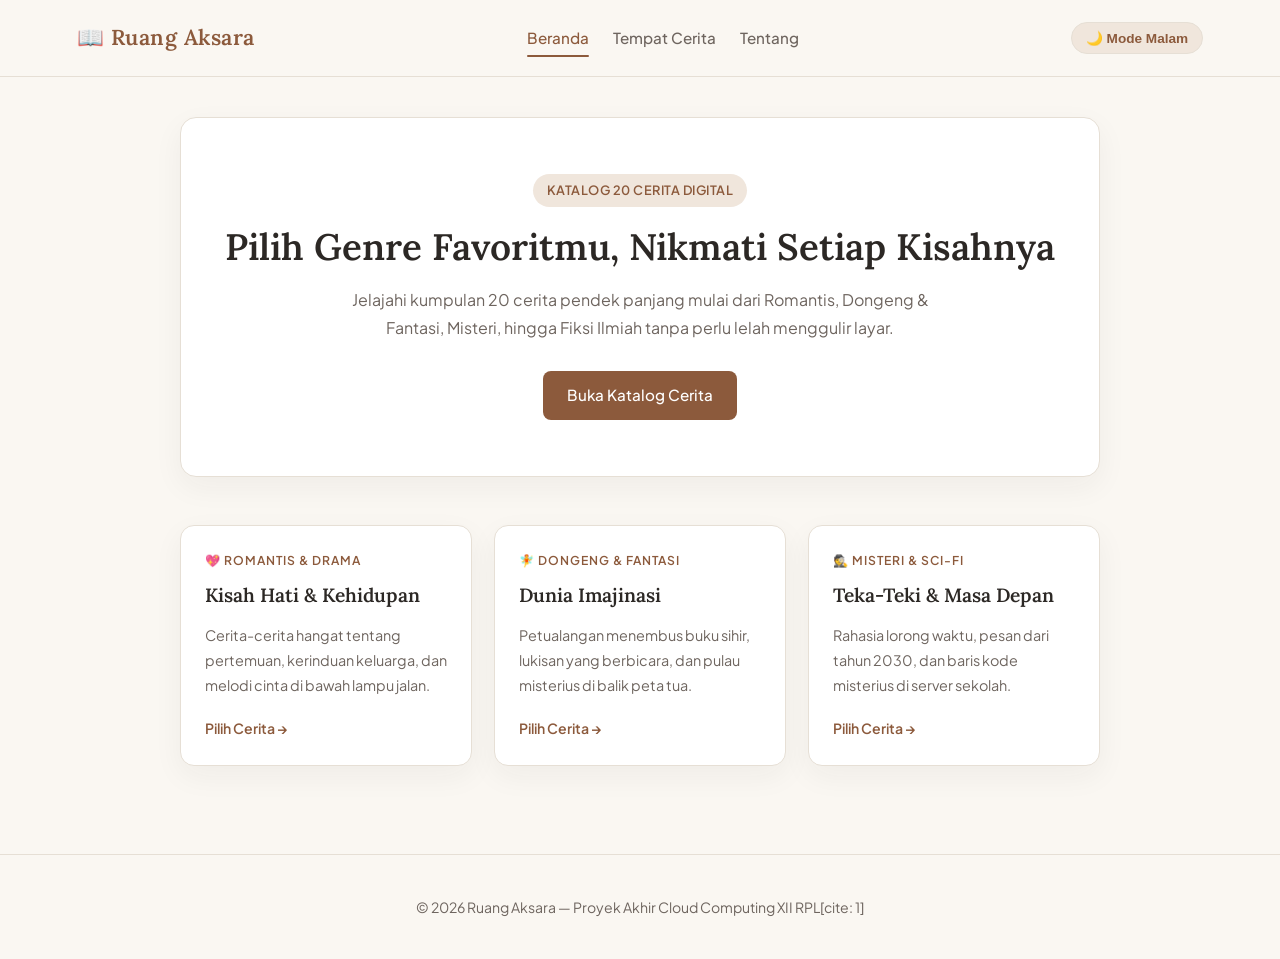
<file: index.html>
<!DOCTYPE html>
<html lang="id">
<head>
  <meta charset="UTF-8">
  <meta name="viewport" content="width=device-width, initial-scale=1.0">
  <title>Beranda — Ruang Aksara</title>
  <link rel="stylesheet" href="style.css">
</head>
<body>
  <header>
    <a href="index.html" class="brand">📖 Ruang Aksara</a>
    <nav>
      <a href="index.html" class="active">Beranda</a>
      <a href="cerita.html">Tempat Cerita</a>
      <a href="tentang.html">Tentang</a>
    </nav>
    <button id="theme-toggle">🌙 Mode Malam</button>
  </header>

  <main class="container">
    <section class="hero">
      <span class="badge">KATALOG 20 CERITA DIGITAL</span>
      <h1>Pilih Genre Favoritmu, Nikmati Setiap Kisahnya</h1>
      <p>Jelajahi kumpulan 20 cerita pendek panjang mulai dari Romantis, Dongeng & Fantasi, Misteri, hingga Fiksi Ilmiah tanpa perlu lelah menggulir layar.</p>
      <a href="cerita.html" class="btn-primary">Buka Katalog Cerita</a>
    </section>

    <div class="grid">
      <div class="card" onclick="window.location.href='cerita.html'">
        <div>
          <div class="genre">💖 Romantis & Drama</div>
          <h3>Kisah Hati & Kehidupan</h3>
          <p>Cerita-cerita hangat tentang pertemuan, kerinduan keluarga, dan melodi cinta di bawah lampu jalan.</p>
        </div>
        <span class="read-more">Pilih Cerita →</span>
      </div>

      <div class="card" onclick="window.location.href='cerita.html'">
        <div>
          <div class="genre">🧚 Dongeng & Fantasi</div>
          <h3>Dunia Imajinasi</h3>
          <p>Petualangan menembus buku sihir, lukisan yang berbicara, dan pulau misterius di balik peta tua.</p>
        </div>
        <span class="read-more">Pilih Cerita →</span>
      </div>

      <div class="card" onclick="window.location.href='cerita.html'">
        <div>
          <div class="genre">🕵️ Misteri & Sci-Fi</div>
          <h3>Teka-Teki & Masa Depan</h3>
          <p>Rahasia lorong waktu, pesan dari tahun 2030, dan baris kode misterius di server sekolah.</p>
        </div>
        <span class="read-more">Pilih Cerita →</span>
      </div>
    </div>
  </main>

  <footer>
    <p>© 2026 Ruang Aksara — Proyek Akhir Cloud Computing XII RPL[cite: 1]</p>
  </footer>

  <script>
    const themeToggle = document.getElementById('theme-toggle');
    const body = document.body;

    if (localStorage.getItem('tema') === 'dark') {
      body.classList.add('dark-mode');
      themeToggle.textContent = '☀️ Mode Siang';
    }

    themeToggle.addEventListener('click', () => {
      body.classList.toggle('dark-mode');
      if (body.classList.contains('dark-mode')) {
        localStorage.setItem('tema', 'dark');
        themeToggle.textContent = '☀️ Mode Siang';
      } else {
        localStorage.setItem('tema', 'light');
        themeToggle.textContent = '🌙 Mode Malam';
      }
    });
  </script>
</body>
</html>
</file>
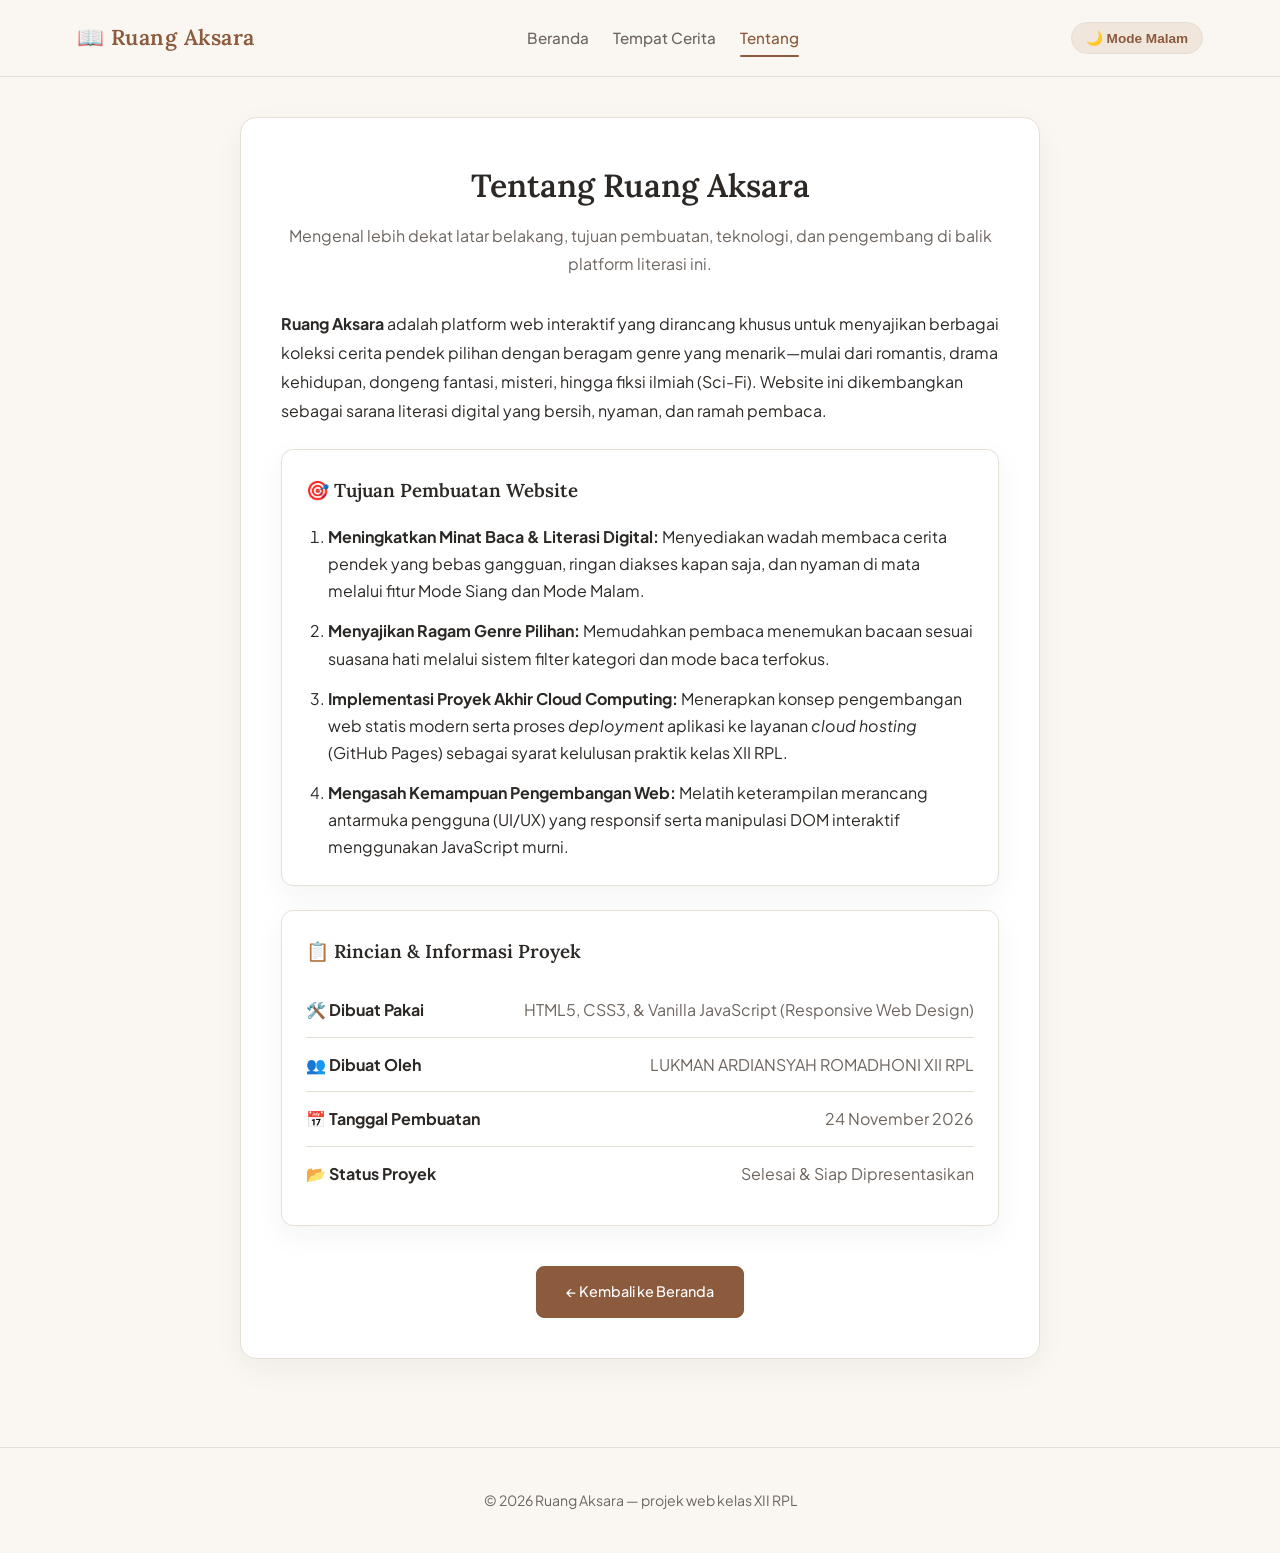
<file: tentang.html>
<!DOCTYPE html>
<html lang="id">
<head>
  <meta charset="UTF-8">
  <meta name="viewport" content="width=device-width, initial-scale=1.0">
  <title>Tentang — Ruang Aksara</title>
  <link rel="stylesheet" href="style.css">
  <style>
    .info-card {
      background: var(--card-bg, #ffffff);
      border: 1px solid var(--border);
      border-radius: 12px;
      padding: 1.5rem;
      margin-top: 1.5rem;
      box-shadow: var(--shadow);
    }
    .info-list {
      list-style: none;
      padding: 0;
      margin: 0;
    }
    .info-list li {
      padding: 0.8rem 0;
      border-bottom: 1px solid var(--border);
      display: flex;
      justify-content: space-between;
      align-items: center;
      flex-wrap: wrap;
      gap: 0.5rem;
    }
    .info-list li:last-child {
      border-bottom: none;
    }
    .info-label {
      font-weight: bold;
      color: var(--text-main);
    }
    .info-value {
      color: var(--text-muted);
      text-align: right;
    }
    .purpose-list {
      padding-left: 1.4rem;
      margin: 0;
      color: var(--text-main);
    }
    .purpose-list li {
      margin-bottom: 0.8rem;
      line-height: 1.7;
    }
    .purpose-list li:last-child {
      margin-bottom: 0;
    }
  </style>
</head>
<body>
  <header>
    <a href="index.html" class="brand">📖 Ruang Aksara</a>
    <nav>
      <a href="index.html">Beranda</a>
      <a href="cerita.html">Tempat Cerita</a>
      <a href="tentang.html" class="active">Tentang</a>
    </nav>
    <button id="theme-toggle">🌙 Mode Malam</button>
  </header>

  <main class="container">
    <div class="reader-box" style="max-width: 800px; margin: 0 auto;">
      <h1 style="text-align: center; margin-bottom: 0.5rem;">Tentang Ruang Aksara</h1>
      <p style="text-align: center; color: var(--text-muted); margin-bottom: 2rem;">Mengenal lebih dekat latar belakang, tujuan pembuatan, teknologi, dan pengembang di balik platform literasi ini.</p>
      
      <p style="line-height: 1.8; color: var(--text-main); margin-bottom: 1.5rem;">
        <strong>Ruang Aksara</strong> adalah platform web interaktif yang dirancang khusus untuk menyajikan berbagai koleksi cerita pendek pilihan dengan beragam genre yang menarik—mulai dari romantis, drama kehidupan, dongeng fantasi, misteri, hingga fiksi ilmiah (Sci-Fi). Website ini dikembangkan sebagai sarana literasi digital yang bersih, nyaman, dan ramah pembaca.
      </p>

      <!-- BAGIAN TUJUAN PEMBUATAN WEB -->
      <div class="info-card">
        <h3 style="margin-bottom: 1rem; color: var(--text-main);">🎯 Tujuan Pembuatan Website</h3>
        <ol class="purpose-list">
          <li><strong>Meningkatkan Minat Baca & Literasi Digital:</strong> Menyediakan wadah membaca cerita pendek yang bebas gangguan, ringan diakses kapan saja, dan nyaman di mata melalui fitur Mode Siang dan Mode Malam.</li>
          <li><strong>Menyajikan Ragam Genre Pilihan:</strong> Memudahkan pembaca menemukan bacaan sesuai suasana hati melalui sistem filter kategori dan mode baca terfokus.</li>
          <li><strong>Implementasi Proyek Akhir Cloud Computing:</strong> Menerapkan konsep pengembangan web statis modern serta proses <em>deployment</em> aplikasi ke layanan <em>cloud hosting</em> (GitHub Pages) sebagai syarat kelulusan praktik kelas XII RPL.</li>
          <li><strong>Mengasah Kemampuan Pengembangan Web:</strong> Melatih keterampilan merancang antarmuka pengguna (UI/UX) yang responsif serta manipulasi DOM interaktif menggunakan JavaScript murni.</li>
        </ol>
      </div>

      <!-- BAGIAN RINCIAN INFORMASI PROYEK -->
      <div class="info-card">
        <h3 style="margin-bottom: 1rem; color: var(--text-main);">📋 Rincian & Informasi Proyek</h3>
        <ul class="info-list">
          <li>
            <span class="info-label">🛠️ Dibuat Pakai</span>
            <span class="info-value">HTML5, CSS3, & Vanilla JavaScript (Responsive Web Design)</span>
          </li>
          <li>
            <span class="info-label">👥 Dibuat Oleh</span>
            <span class="info-value">LUKMAN ARDIANSYAH ROMADHONI XII RPL</span>
          </li>
          <li>
            <span class="info-label">📅 Tanggal Pembuatan</span>
            <span class="info-value">24 November 2026</span>
          </li>
          <li>
            <span class="info-label">📂 Status Proyek</span>
            <span class="info-value">Selesai & Siap Dipresentasikan</span>
          </li>
        </ul>
      </div>

      <div style="margin-top: 2.5rem; text-align: center;">
        <a href="index.html" class="filter-btn active" style="display: inline-block; text-decoration: none; padding: 0.8rem 1.8rem; border-radius: 8px;">← Kembali ke Beranda</a>
      </div>
    </div>
  </main>

  <footer>
    <p>© 2026 Ruang Aksara — projek web kelas XII RPL</p>
  </footer>

  <script>
    // Skrip Dark/Light Mode & localStorage
    const themeToggle = document.getElementById('theme-toggle');
    const body = document.body;

    if (localStorage.getItem('tema') === 'dark') {
      body.classList.add('dark-mode');
      themeToggle.textContent = '☀️ Mode Siang';
    }

    themeToggle.addEventListener('click', () => {
      body.classList.toggle('dark-mode');
      if (body.classList.contains('dark-mode')) {
        localStorage.setItem('tema', 'dark');
        themeToggle.textContent = '☀️ Mode Siang';
      } else {
        localStorage.setItem('tema', 'light');
        themeToggle.textContent = '🌙 Mode Malam';
      }
    });
  </script>
</body>
</html>
</file>
<file: style.css>
@import url('https://fonts.googleapis.com/css2?family=Lora:ital,wght@0,400;0,600;1,400&family=Plus+Jakarta+Sans:wght@400;500;600&display=swap');

:root {
  --bg-color: #faf7f2;
  --text-color: #2c2825;
  --text-muted: #6e655f;
  --card-bg: #ffffff;
  --accent: #8c5a3c;
  --accent-soft: #f0e6dc;
  --border: #e6dfd5;
  --shadow: 0 10px 30px rgba(44, 40, 37, 0.05);
}

body.dark-mode {
  --bg-color: #161514;
  --text-color: #e8e2d9;
  --text-muted: #9e958d;
  --card-bg: #201e1c;
  --accent: #d49a74;
  --accent-soft: #2e2925;
  --border: #332f2c;
  --shadow: 0 10px 30px rgba(0, 0, 0, 0.3);
}

* {
  box-sizing: border-box;
  margin: 0;
  padding: 0;
}

body {
  background-color: var(--bg-color);
  color: var(--text-color);
  font-family: 'Plus Jakarta Sans', sans-serif;
  line-height: 1.75;
  transition: background-color 0.35s ease, color 0.35s ease;
}

h1, h2, h3, .serif {
  font-family: 'Lora', serif;
  font-weight: 600;
}

/* Navbar Estetik */
header {
  background-color: var(--bg-color);
  border-bottom: 1px solid var(--border);
  padding: 1.2rem 6%;
  display: flex;
  justify-content: space-between;
  align-items: center;
  position: sticky;
  top: 0;
  z-index: 100;
  backdrop-filter: blur(8px);
}

.brand {
  font-family: 'Lora', serif;
  font-size: 1.35rem;
  font-weight: 600;
  color: var(--accent);
  text-decoration: none;
  letter-spacing: 0.5px;
}

nav {
  display: flex;
  gap: 24px;
  align-items: center;
}

nav a {
  text-decoration: none;
  color: var(--text-muted);
  font-size: 0.95rem;
  font-weight: 500;
  transition: color 0.25s;
  position: relative;
}

nav a:hover, nav a.active {
  color: var(--accent);
}

nav a.active::after {
  content: '';
  position: absolute;
  bottom: -6px;
  left: 0;
  width: 100%;
  height: 2px;
  background-color: var(--accent);
  border-radius: 2px;
}

#theme-toggle {
  background-color: var(--accent-soft);
  color: var(--accent);
  border: 1px solid var(--border);
  padding: 7px 14px;
  border-radius: 20px;
  cursor: pointer;
  font-size: 0.85rem;
  font-weight: 600;
  transition: transform 0.2s, background-color 0.3s;
}

#theme-toggle:hover {
  transform: translateY(-1px);
}

/* Container & Hero */
.container {
  max-width: 960px;
  margin: 0 auto;
  padding: 2.5rem 20px;
}

.hero {
  text-align: center;
  padding: 3.5rem 1.5rem;
  background-color: var(--card-bg);
  border: 1px solid var(--border);
  border-radius: 16px;
  box-shadow: var(--shadow);
  margin-bottom: 3rem;
}

.hero .badge {
  display: inline-block;
  background-color: var(--accent-soft);
  color: var(--accent);
  padding: 5px 14px;
  border-radius: 20px;
  font-size: 0.8rem;
  font-weight: 600;
  margin-bottom: 1rem;
  letter-spacing: 0.5px;
}

.hero h1 {
  font-size: 2.3rem;
  margin-bottom: 1rem;
  line-height: 1.3;
}

.hero p {
  color: var(--text-muted);
  max-width: 600px;
  margin: 0 auto 1.8rem auto;
}

.btn-primary {
  display: inline-block;
  background-color: var(--accent);
  color: #fff;
  text-decoration: none;
  padding: 11px 24px;
  border-radius: 8px;
  font-weight: 500;
  font-size: 0.95rem;
  border: none;
  cursor: pointer;
  transition: opacity 0.25s, transform 0.2s;
}

.btn-primary:hover {
  opacity: 0.9;
  transform: translateY(-2px);
}

/* Filter Kategori */
.filter-bar {
  display: flex;
  flex-wrap: wrap;
  gap: 10px;
  justify-content: center;
  margin-bottom: 2rem;
}

.filter-btn {
  background-color: var(--card-bg);
  color: var(--text-muted);
  border: 1px solid var(--border);
  padding: 8px 18px;
  border-radius: 25px;
  cursor: pointer;
  font-size: 0.9rem;
  font-weight: 500;
  transition: all 0.25s ease;
}

.filter-btn:hover {
  border-color: var(--accent);
  color: var(--accent);
}

.filter-btn.active {
  background-color: var(--accent);
  color: #ffffff;
  border-color: var(--accent);
}

/* Grid Kartu Cerita */
.grid {
  display: grid;
  grid-template-columns: repeat(auto-fill, minmax(270px, 1fr));
  gap: 22px;
}

.card {
  background-color: var(--card-bg);
  border: 1px solid var(--border);
  padding: 24px;
  border-radius: 14px;
  box-shadow: var(--shadow);
  display: flex;
  flex-direction: column;
  justify-content: space-between;
  transition: transform 0.25s ease, border-color 0.25s ease;
  cursor: pointer;
}

.card:hover {
  transform: translateY(-4px);
  border-color: var(--accent);
}

.card .genre {
  font-size: 0.76rem;
  text-transform: uppercase;
  letter-spacing: 1px;
  color: var(--accent);
  font-weight: 600;
  margin-bottom: 8px;
}

.card h3 {
  font-size: 1.2rem;
  margin-bottom: 10px;
}

.card p {
  color: var(--text-muted);
  font-size: 0.9rem;
  margin-bottom: 18px;
}

.read-more {
  color: var(--accent);
  font-weight: 600;
  font-size: 0.88rem;
}

/* Mode Baca Terfokus (Tanpa Scroll Panjang) */
.reader-box {
  background-color: var(--card-bg);
  border: 1px solid var(--border);
  padding: 40px;
  border-radius: 16px;
  box-shadow: var(--shadow);
  animation: fadeIn 0.3s ease;
}

@keyframes fadeIn {
  from { opacity: 0; transform: translateY(10px); }
  to { opacity: 1; transform: translateY(0); }
}

.btn-back {
  background-color: var(--accent-soft);
  color: var(--accent);
  border: 1px solid var(--border);
  padding: 8px 16px;
  border-radius: 8px;
  cursor: pointer;
  font-weight: 600;
  font-size: 0.9rem;
  margin-bottom: 1.5rem;
  display: inline-block;
}

.btn-back:hover {
  opacity: 0.85;
}

.reader-box h2 {
  font-size: 2rem;
  color: var(--accent);
  margin-bottom: 8px;
}

.meta {
  font-size: 0.88rem;
  color: var(--text-muted);
  margin-bottom: 24px;
  padding-bottom: 15px;
  border-bottom: 1px solid var(--border);
}

.reader-content p {
  font-family: 'Lora', serif;
  font-size: 1.08rem;
  margin-bottom: 18px;
  text-align: justify;
  line-height: 1.9;
}

.hidden {
  display: none !important;
}

/* Footer */
footer {
  text-align: center;
  padding: 2.5rem 20px;
  margin-top: 3rem;
  border-top: 1px solid var(--border);
  color: var(--text-muted);
  font-size: 0.88rem;
}

@media (max-width: 600px) {
  header {
    flex-direction: column;
    gap: 14px;
  }
  .hero h1 {
    font-size: 1.8rem;
  }
  .reader-box {
    padding: 24px;
  }
}
</file>
